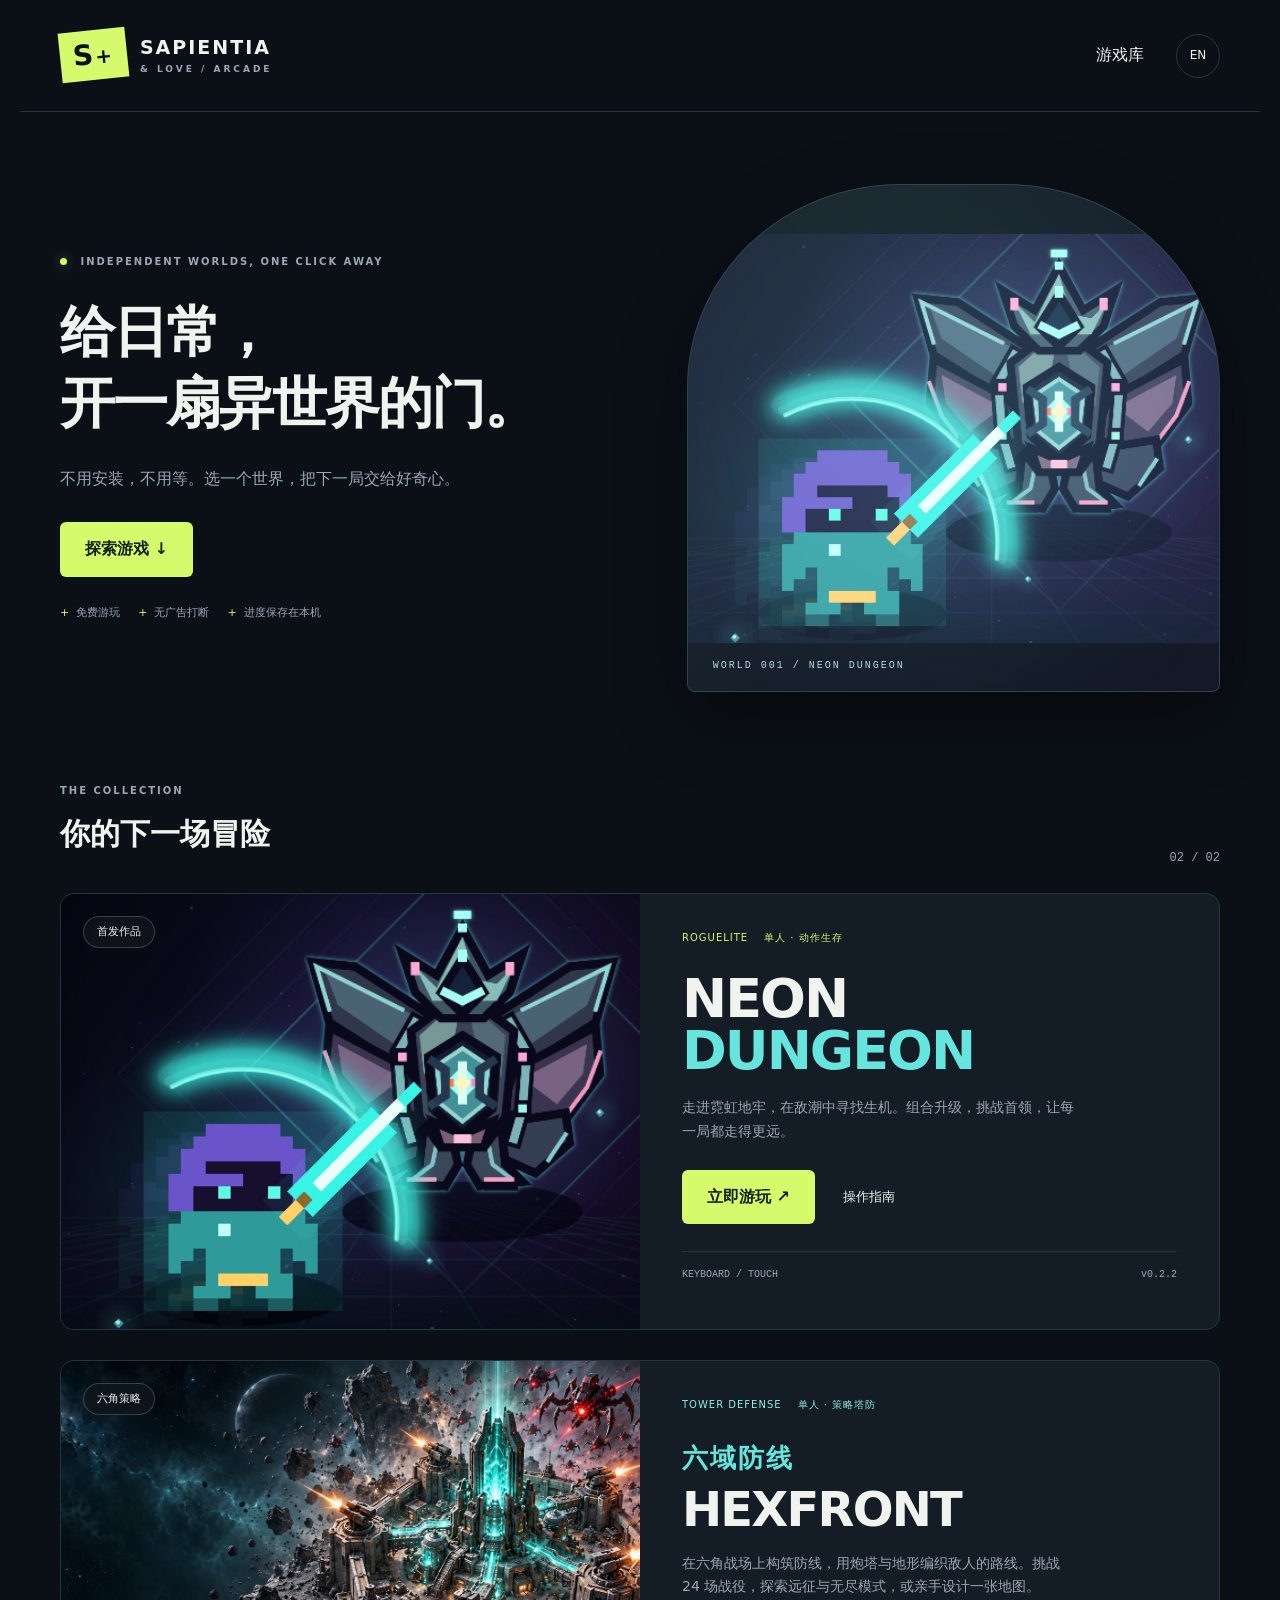
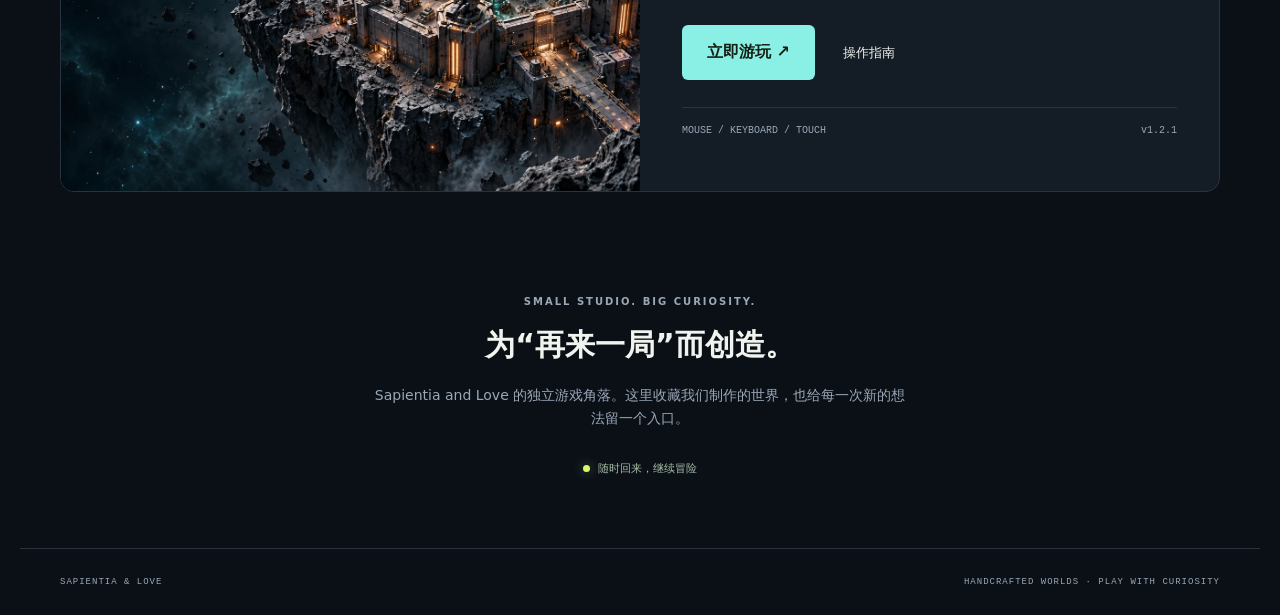
<file: index.html>
<!doctype html>
<html lang="zh-CN">
<head>
  <meta charset="utf-8">
  <meta name="viewport" content="width=device-width,initial-scale=1,viewport-fit=cover">
  <meta name="theme-color" content="#0b1017">
  <meta name="description" content="Sapientia and Love 的独立游戏角落。即刻游玩 NEON DUNGEON 与六域防线 HEXFRONT。">
  <title>Sapientia Arcade · 即刻开玩</title>
  <link rel="stylesheet" href="./style.ebfaea078729.css">
  <script src="./assets/catalog.3388f9cbc9e1.js" defer></script>
  <script src="./app.0c3b54d882cc.js" defer></script>
</head>
<body>
<a class="skip-link" href="#library" data-i="skip">跳到游戏库</a>
<header>
  <a class="brand" href="#library" data-library-link><span class="mark">S<span>+</span></span><span>SAPIENTIA<span class="subbrand">& LOVE / ARCADE</span></span></a>
  <nav aria-label="主导航"><a href="#library" data-library-link data-i="games">游戏库</a><button id="lang" type="button" aria-label="Switch to English">EN</button></nav>
</header>
<main id="home">
  <section class="hero">
    <div class="hero-copy">
      <div class="eyebrow"><span class="dot"></span> INDEPENDENT WORLDS, ONE CLICK AWAY</div>
      <h1 data-i="headline">给日常，<br>开一扇异世界的门。</h1>
      <p class="intro" data-i="intro">不用安装，不用等。选一个世界，把下一局交给好奇心。</p>
      <a class="primary" href="#library" data-i="explore">探索游戏 ↓</a>
      <div class="small-features"><span data-i="free">免费游玩</span><span data-i="noads">无广告打断</span><span data-i="local">进度保存在本机</span></div>
    </div>
    <div class="hero-art"><div class="orb"></div><img src="./assets/neon.jpg" alt="NEON DUNGEON" width="512" height="384" fetchpriority="high"><span class="art-label">WORLD 001 / NEON DUNGEON</span><span class="art-corner" aria-hidden="true">✦</span></div>
  </section>
  <section id="library" tabindex="-1" aria-labelledby="collectionTitle">
    <div class="section-head"><div><span class="eyebrow">THE COLLECTION</span><h2 id="collectionTitle" data-i="collection">你的下一场冒险</h2></div><span class="count" id="gameCount">02 / 02</span></div>
    <div class="game-list">
      <article class="game-card" data-game="neon-dungeon" aria-labelledby="neonTitle">
        <div class="game-cover"><img src="./assets/neon.jpg" alt="NEON DUNGEON" loading="lazy" width="512" height="384"><span class="badge" data-game-copy="badge">首发作品</span></div>
        <div class="game-info">
          <div class="tags"><span>ROGUELITE</span><span data-game-copy="category">单人 · 动作生存</span></div>
          <h3 id="neonTitle">NEON<br><span>DUNGEON</span></h3>
          <p data-game-copy="description">走进霓虹地牢，在敌潮中寻找生机。组合升级，挑战首领，让每一局都走得更远。</p>
          <div class="play-row"><button class="primary" id="play" type="button" data-play="neon-dungeon" data-i="play">立即游玩 ↗</button><button class="text-btn" id="help" type="button" data-help="neon-dungeon" data-i="controls">操作指南</button></div>
          <div class="game-meta"><span>KEYBOARD / TOUCH</span><span data-version>v0.2.2</span></div>
        </div>
      </article>
      <article class="game-card hexfront-card" data-game="hexfront" aria-labelledby="hexfrontTitle">
        <div class="game-cover"><img src="./assets/hexfront.webp" alt="HEXFRONT" loading="lazy" width="1672" height="941"><span class="badge" data-game-copy="badge">六角策略</span></div>
        <div class="game-info">
          <div class="tags"><span>TOWER DEFENSE</span><span data-game-copy="category">单人 · 策略塔防</span></div>
          <h3 id="hexfrontTitle"><span class="game-title-zh" data-i="hexfrontName">六域防线</span>HEXFRONT</h3>
          <p data-game-copy="description">在六角战场上构筑防线，用炮塔与地形编织敌人的路线。挑战 24 场战役，探索远征与无尽模式，或亲手设计一张地图。</p>
          <div class="play-row"><button class="primary" type="button" data-play="hexfront" data-i="play">立即游玩 ↗</button><button class="text-btn" type="button" data-help="hexfront" data-i="controls">操作指南</button></div>
          <div class="game-meta"><span>MOUSE / KEYBOARD / TOUCH</span><span data-version>v1.2.1</span></div>
        </div>
      </article>
    </div>
  </section>
  <section class="studio"><span class="eyebrow">SMALL STUDIO. BIG CURIOSITY.</span><h2 data-i="studio">为“再来一局”而创造。</h2><p data-i="studioDesc">Sapientia and Love 的独立游戏角落。这里收藏我们制作的世界，也给每一次新的想法留一个入口。</p><div class="cache-row"><span class="dot"></span><span id="cacheStatus" role="status">首次打开后，为下次冒险保存资源</span></div></section>
</main>
<section id="player" hidden aria-labelledby="playerTitle">
  <div class="player-bar"><button id="back" type="button" data-i="back">← 返回游戏库</button><strong id="playerTitle">NEON DUNGEON</strong><div class="player-actions"><button id="full" type="button" data-i="full">全屏 ↗</button></div></div>
  <div id="gameMount"></div>
  <p class="player-hint" id="playerHint"></p>
</section>
<footer><span>SAPIENTIA & LOVE</span><span>HANDCRAFTED WORLDS · PLAY WITH CURIOSITY</span></footer>
<dialog id="helpDialog" aria-labelledby="helpTitle" aria-describedby="helpGame">
  <button class="close" id="closeHelp" type="button" aria-label="关闭">×</button>
  <span class="eyebrow" id="helpGame">HOW TO PLAY</span>
  <h2 id="helpTitle" data-i="controls">操作指南</h2>
  <ul id="instructions"></ul>
  <button class="primary" id="helpPlay" type="button" data-i="play">立即游玩 ↗</button>
</dialog>
<div id="updateBanner" hidden role="status"><span data-i="update">新版已准备好，回到游戏库后即可更新。</span><button id="update" type="button" data-i="updateBtn">更新</button></div>
</body>
</html>
</file>
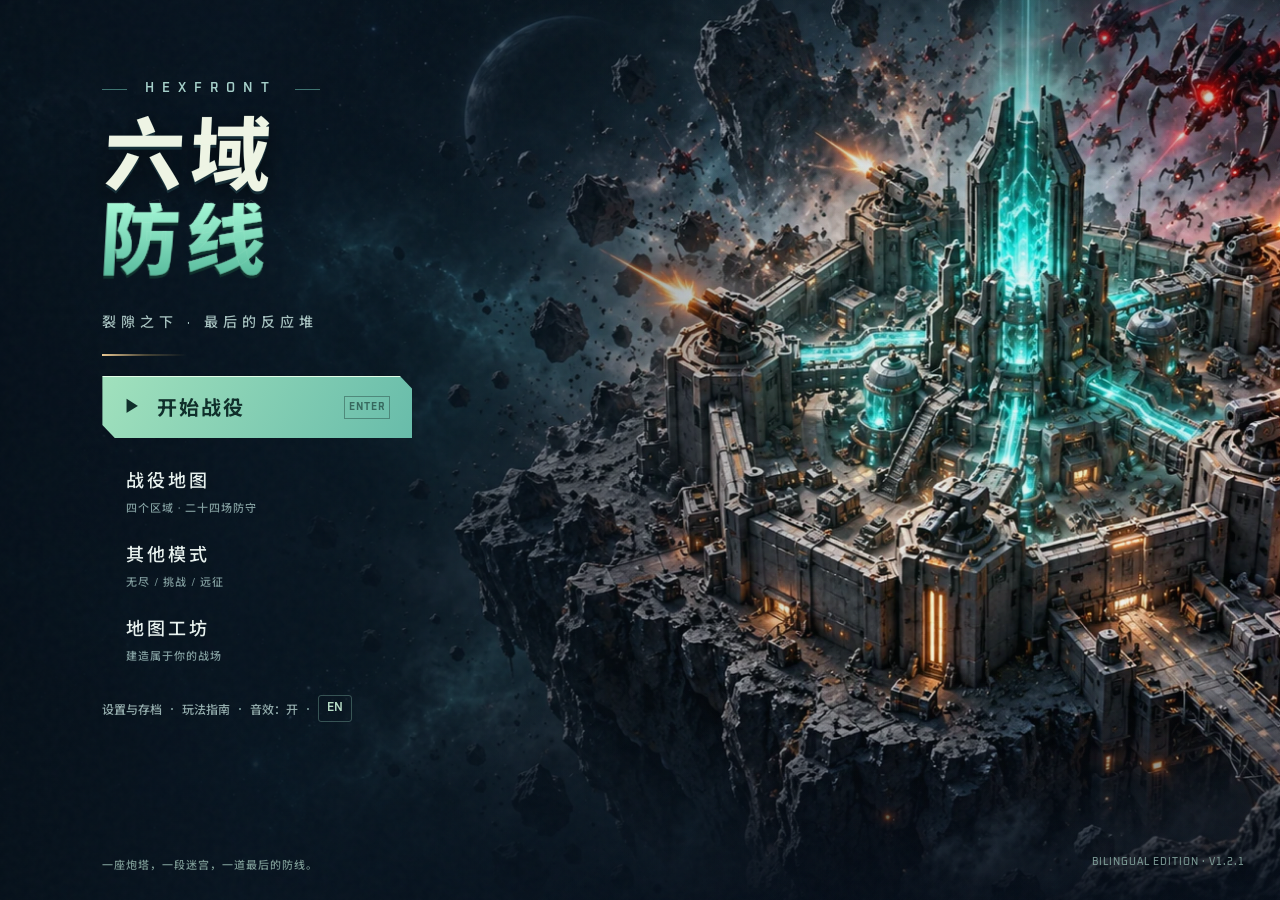
<file: games/hexfront/index.html>
<!doctype html>
<html lang="zh-CN"><head><meta charset="utf-8"><meta name="viewport" content="width=device-width,initial-scale=1,viewport-fit=cover"><meta name="theme-color" content="#101a20"><meta name="description" content="六域防线：建造炮塔与迷宫，在六边形设施中守护核心。24关战役、升级分支、空间门、无尽防守与地图工坊。"><title>六域防线 · HEXFRONT</title><link rel="icon" href="data:image/svg+xml,%3Csvg xmlns='http://www.w3.org/2000/svg' viewBox='0 0 32 32'%3E%3Cpath fill='%23101a20' d='M0 0h32v32H0z'/%3E%3Cpath fill='none' stroke='%2376e6c5' stroke-width='2' d='M16 3 28 10v13L16 30 4 23V10Z'/%3E%3Cpath fill='%2376e6c5' d='M13 9h6v6h5v5h-5v5h-6v-5H8v-5h5Z'/%3E%3C/svg%3E"><link rel="preload" as="image" href="./assets/513c49c419cc6932/art/title.webp"><link rel="stylesheet" href="./assets/513c49c419cc6932/style.css"></head>
<body class="at-home">
<section id="titleScreen" class="title-screen" aria-label="六域防线主菜单">
 <div class="title-art"></div><div class="title-vignette"></div><div class="title-grain"></div><div class="title-orb"></div>
 <div class="title-content"><div class="title-kicker"><span></span> HEXFRONT <span></span></div><h1 class="game-title">六域<span>防线</span></h1><p class="title-chapter">裂隙之下 · 最后的反应堆</p><div class="title-divider"></div>
 <nav class="title-menu"><button id="homeContinue" class="menu-primary"><span class="menu-play">▶</span><span id="homeContinueText">开始战役</span><span class="menu-key">ENTER</span></button><button id="homeCampaign" class="menu-item"><span>战役地图</span><small>四个区域 · 二十四场防守</small></button><button id="homeModes" class="menu-item"><span>其他模式</span><small>无尽 / 挑战 / 远征</small></button><button id="homeEditor" class="menu-item"><span>地图工坊</span><small>建造属于你的战场</small></button></nav>
 <div class="title-options"><button id="homeSettings">设置与存档</button><i></i><button id="homeHelp">玩法指南</button><i></i><button id="homeSound">音效：开</button><i></i><button id="homeLanguage" data-no-i18n aria-label="Switch to English">EN</button></div></div>
 <div class="title-bottom"><span>一座炮塔，一段迷宫，一道最后的防线。</span><span>BILINGUAL EDITION · V1.2.1</span></div>
</section>
<div id="gameScreen" class="game-screen" inert>
 <header class="topbar"><button class="brand" id="brand" aria-label="返回主菜单" title="返回主菜单"><span class="brand-mark">⬡<b>H</b></span></button><div class="mission-heading"><div class="eyebrow" id="sectorLabel">旧设施</div><div class="mission-title-row"><span id="missionNumber">01</span><h1 id="missionTitle">初次接触</h1></div></div>
 <nav class="main-nav"><button class="nav-btn" id="campaignBtn">选关 <span id="campaignCount">00 / 24</span></button><button class="nav-btn" id="modesBtn">模式</button><button class="nav-btn" id="editorBtn">工坊</button></nav>
 <div class="header-right"><span id="saveStatus" class="save-state">连接存档…</span><button class="icon-btn language-button" id="languageBtn" data-no-i18n aria-label="Switch to English">EN</button><button class="icon-btn" id="soundBtn" title="音效" aria-label="切换音效">♫</button><button class="icon-btn" id="helpBtn" title="作战手册" aria-label="作战手册">?</button><button class="icon-btn" id="fullscreenBtn" title="全屏" aria-label="切换全屏">⛶</button><button class="icon-btn" id="settingsBtn" title="设置" aria-label="设置">⚙</button></div></header>
 <main class="game-shell"><section class="battle-column">
 <div class="battle-header"><div class="resource health"><span class="resource-icon">♥</span><div><small>核心</small><strong><span id="healthValue">20</span><em>/20</em></strong></div><div class="core-bars" id="coreBars"></div></div><div class="resource money"><span class="resource-icon">⬡</span><div><small>资金</small><strong id="goldValue">220</strong></div></div><div class="resource wave"><span class="resource-icon">≋</span><div><small>波次</small><strong><span id="waveValue">0</span><em id="waveTotal">/6</em></strong></div></div><div class="resource energy"><span class="resource-icon">ϟ</span><div><small>能量</small><strong id="energyValue">40</strong></div></div></div>
 <div class="arena" id="arena"><div class="battle-backdrop"></div><canvas id="board" aria-label="六边形塔防战场" tabindex="0"></canvas><div class="arena-shade"></div>
 <div class="arena-top"><div class="phase-group"><span id="phaseBadge" class="phase-badge">准备阶段</span><span id="remainingEnemies" class="remaining-enemies"></span><button class="small-btn" id="intelBtn">敌情</button></div><div class="arena-controls"><button class="small-btn active" id="routeBtn">路线</button><button class="small-btn" id="linkBtn">机关</button><button class="small-btn" id="zoomOutBtn" aria-label="缩小地图">−</button><button class="small-btn" id="zoomInBtn" aria-label="放大地图">＋</button></div></div>
 <div id="bossHud" class="boss-hud" hidden><div class="boss-title"><span>首领来袭</span><strong id="bossName"></strong><em id="bossHp"></em></div><div class="boss-health"><i id="bossFill"></i><b id="bossShield"></b></div></div>
 <div class="wave-announcement" id="waveAnnouncement"><span id="announcementLabel"></span><strong id="announcementTitle"></strong><small id="announcementSub"></small></div>
 <div class="screen-damage" id="screenDamage"></div><div id="boardTip" class="board-tip">选择炮塔，再点击地板部署</div>
 </div>
 <div class="build-dock"><div class="dock-title"><span>构筑防线</span><span id="buildHint">炮塔 / 路障</span><button class="text-btn" id="cancelBuildBtn">取消 <kbd>ESC</kbd></button></div><div id="towerPalette" class="tower-palette"></div></div>
 <div class="command-bar"><div class="playback"><button id="pauseBtn" class="square-btn" aria-label="暂停或继续">Ⅱ</button><div class="speed-control" role="group" aria-label="战斗速度"><button class="active" data-speed="1">1×</button><button data-speed="2">2×</button><button data-speed="3">3×</button></div><button class="icon-btn" id="undoBtn" title="撤销部署" aria-label="撤销部署">↶</button></div><div class="wave-progress"><div id="waveTrack" class="wave-track"></div><span id="waveProgressCaption">等待敌人接近</span></div><button class="pulse-btn" id="pulseBtn"><span>ϟ</span><div>核心脉冲<small id="pulseCost">40 能量</small></div></button><button id="startBtn" class="start-btn"><span class="start-icon">▶</span><span id="startText">开始第 1 波</span><kbd>SPACE</kbd></button></div>
 </section>
 <aside class="mission-panel" id="intelPanel"><div class="section-line"><span>来袭情报</span><button class="panel-close" id="intelClose" aria-label="关闭敌情">×</button></div><div class="mission-tags"><span id="modeTag">标准战役</span><span id="difficultyTag">标准难度</span></div><p id="missionHint" class="mission-hint"></p><span id="intelLabel" class="muted">下一波</span><div id="waveIntel" class="wave-intel"></div><div class="panel-rule"></div><div class="stat-rows"><div><span>已消灭</span><strong id="killStat">0</strong></div><div><span>总伤害</span><strong id="damageStat">0</strong></div><div><span>路线长度</span><strong id="pathStat">—</strong></div></div><div class="mission-bottom"><button class="outline-btn" id="restartBtn">重新部署</button><button class="text-btn" id="retryBtn">重试当前波</button></div></aside>
 <aside class="detail-panel" id="detailPanel"><div class="section-line"><span id="detailHeading">炮塔详情</span><span class="tiny" id="detailIndex">READY</span><button class="panel-close" id="detailClose" aria-label="关闭炮塔详情">×</button></div><div id="detailBody"></div><div class="detail-footer"><span>让敌人多次经过主力炮塔。</span></div></aside>
 </main>
</div>
<div class="toast" id="toast" role="status" aria-live="polite"></div>
<div class="telemetry" aria-hidden="true"><span id="footerMessage"></span></div>
<dialog id="modal"><div class="modal-head"><div><div class="eyebrow" id="modalEyebrow">HEXFRONT</div><h2 id="modalTitle">战役地图</h2></div><button class="icon-btn" id="modalClose" aria-label="关闭">✕</button></div><div id="modalBody"></div></dialog>
<input type="file" id="importInput" accept="application/json,.json" hidden>
<script>globalThis.HEXFRONT_OFFLINE=true;</script>
<script type="module" src="./assets/513c49c419cc6932/app.js"></script>
</body></html>
</file>
<file: style.ebfaea078729.css>
:root{color-scheme:dark;--bg:#0b1017;--panel:#141c26;--text:#f0f3ee;--muted:#99a7b6;--lime:#d5fa6b;--line:#293340}*{box-sizing:border-box}html{scroll-behavior:smooth;scroll-padding-top:40px}body{margin:0;background:var(--bg);color:var(--text);font:16px/1.65 system-ui,-apple-system,'Segoe UI',sans-serif}button,a{-webkit-tap-highlight-color:transparent}button{font:inherit;cursor:pointer}a{color:inherit;text-decoration:none}button:focus-visible,a:focus-visible{outline:3px solid #6eeee5;outline-offset:5px}header,main,footer{max-width:1240px;margin:auto}header{height:112px;display:flex;align-items:center;justify-content:space-between;padding:0 40px;border-bottom:1px solid var(--line)}.brand{display:flex;gap:13px;align-items:center;font-weight:850;letter-spacing:2px;font-size:19px;line-height:1.3}.mark{background:var(--lime);color:var(--bg);padding:7px 13px;font-size:28px;transform:rotate(-6deg)}.mark span{font-size:20px}.subbrand{display:block;font-size:9px;letter-spacing:3px;color:var(--muted);margin-top:4px}nav{display:flex;gap:32px;align-items:center}nav button{background:none;border:1px solid var(--line);border-radius:50%;width:44px;height:44px;color:var(--text);font-size:12px}main{padding:0 40px}.hero{min-height:600px;display:grid;grid-template-columns:1.1fr 1fr;gap:40px;align-items:center;padding:72px 0}.eyebrow{font-size:10px;font-weight:700;letter-spacing:2px;color:var(--muted)}.dot{display:inline-block;width:7px;height:7px;background:var(--lime);border-radius:50%;margin-right:8px;box-shadow:0 0 12px #d5fa6b66}h1{font-size:clamp(35px,4.3vw,58px);line-height:1.3;letter-spacing:-2px;margin:26px 0}p{color:var(--muted)}.intro{font-size:16px;max-width:420px;margin-bottom:30px}.primary{display:inline-flex;align-items:center;justify-content:center;background:var(--lime);color:#152014;border:0;border-radius:6px;padding:14px 25px;font-weight:800;transition:transform .2s,background .2s}.primary:hover{background:#e7ff9f;transform:translateY(-2px)}.small-features{display:flex;flex-wrap:wrap;gap:18px;font-size:11px;color:var(--muted);margin-top:27px}.small-features span:before{content:'+';color:var(--lime);margin-right:7px}.hero-art{position:relative;aspect-ratio:1.05;display:grid;place-items:center;background:linear-gradient(145deg,#1d2b32,#141827);border:1px solid #33434c;overflow:hidden;border-radius:40% 40% 8px 8px;box-shadow:0 25px 70px #0006}.hero-art img{width:95%;mix-blend-mode:screen;image-rendering:auto;transform:scale(1.08)}.orb{position:absolute;width:300px;height:300px;border-radius:50%;background:#50debe;filter:blur(100px);opacity:.15}.art-label{position:absolute;bottom:20px;left:25px;font:10px monospace;letter-spacing:2px;color:#b4d9db}.art-corner{position:absolute;right:22px;top:28px;font-size:38px;color:var(--lime)}.section-head{display:flex;align-items:end;justify-content:space-between;margin:12px 0 28px}h2{font-size:30px;line-height:1.3;margin:12px 0}.count{color:var(--muted);font:12px monospace}.game-card{display:grid;grid-template-columns:1fr 1fr;background:var(--panel);border:1px solid var(--line);border-radius:14px;overflow:hidden}.game-cover{position:relative;min-height:420px;background:#0a0b16;display:grid;place-items:center;overflow:hidden}.game-cover img{width:100%;height:100%;object-fit:cover}.badge{position:absolute;left:22px;top:22px;background:#10161ddb;border:1px solid #ffffff30;border-radius:30px;padding:6px 13px;font-size:11px}.game-info{padding:36px 42px}.tags{display:flex;gap:16px;font-size:10px;letter-spacing:1px;color:var(--lime)}h3{font-size:54px;line-height:.96;letter-spacing:-2px;margin:26px 0 20px;font-weight:900}h3 span{color:#65e5dd}.game-info p{font-size:14px;max-width:400px}.play-row{display:flex;gap:22px;align-items:center;margin:27px 0}.text-btn{color:var(--text);background:none;border:0;font-size:13px}.game-meta{border-top:1px solid var(--line);display:flex;justify-content:space-between;padding-top:17px;font:10px monospace;color:var(--muted)}.studio{text-align:center;padding:95px 15px 70px}.studio p{max-width:540px;margin:20px auto;font-size:14px}.cache-row{font-size:11px;color:#a6bca5;margin-top:30px}footer{border-top:1px solid var(--line);padding:28px 40px;display:flex;justify-content:space-between;gap:20px;font:9px monospace;letter-spacing:1px;color:var(--muted)}[hidden]{display:none!important}#player{padding:20px;max-width:1440px;margin:auto}.player-bar{display:flex;justify-content:space-between;align-items:center;gap:15px;margin-bottom:15px}.player-bar button{border:1px solid var(--line);background:var(--panel);color:var(--text);padding:8px 15px;border-radius:6px;font-size:13px}.player-bar strong{font-size:13px;letter-spacing:2px}#gameMount{height:min(78vh,900px);min-height:420px;background:#05070b;border-radius:10px;overflow:hidden;border:1px solid var(--line)}#gameMount iframe{border:0;width:100%;height:100%;display:block}#gameMount:fullscreen{height:100vh;border:0;border-radius:0}.player-hint{text-align:center;font-size:12px}dialog{background:var(--panel);color:var(--text);border:1px solid var(--line);border-radius:14px;padding:38px;max-width:480px;width:90%}dialog::backdrop{background:#000b}dialog p{font-size:15px}.close{position:absolute;right:14px;top:9px;background:none;color:var(--text);border:0;font-size:27px}#updateBanner{position:fixed;bottom:20px;left:50%;transform:translateX(-50%);background:var(--panel);border:1px solid var(--lime);padding:12px 20px;border-radius:8px;display:flex;gap:18px;align-items:center;box-shadow:0 10px 30px #0008;font-size:13px;z-index:20;max-width:95vw}#updateBanner button{background:var(--lime);border:0;border-radius:4px;padding:8px 12px;white-space:nowrap}#updateBanner button:disabled{opacity:.4}@media(max-width:760px){header{height:88px;padding:0 22px}.brand{font-size:15px}nav{gap:15px}main{padding:0 22px}.hero{grid-template-columns:1fr;gap:32px;padding:44px 0;min-height:0}.hero-art{max-width:470px;width:100%;margin:auto;aspect-ratio:1.35;border-radius:40% 40% 8px 8px}.hero-copy h1{font-size:40px}.eyebrow{font-size:9px}.game-card{grid-template-columns:1fr}.game-cover{min-height:0;aspect-ratio:4/3}.game-info{padding:28px}.game-info h3{font-size:47px}.studio{padding:65px 0 45px}footer{padding:25px 22px;flex-direction:column;gap:7px}#player{padding:10px}.player-bar strong{display:none}.player-bar button{font-size:12px}#gameMount{height:76vh;min-height:400px}.section-head h2{font-size:25px}}
@media(prefers-reduced-motion:reduce){html{scroll-behavior:auto}*{transition:none!important}}

/* Collection and accessible player chrome. */
.hero-art img{height:auto}
.skip-link{position:fixed;top:12px;left:12px;z-index:100;background:var(--lime);color:#152014;padding:10px 18px;border-radius:6px;transform:translateY(-160%);font-weight:750}.skip-link:focus{transform:translateY(0)}
.game-list{display:grid;gap:30px}.game-cover img{display:block}.hexfront-card{--lime:#8aefe4}.hexfront-card .game-cover img{object-position:68% center}.hexfront-card .game-cover{background:#081c23}.game-title-zh{display:block;font-size:26px;line-height:1.5;letter-spacing:2px;margin-bottom:8px}.hexfront-card h3{font-size:48px;letter-spacing:-1.8px}.hexfront-card .tags{flex-wrap:wrap;gap:5px 16px}.player-actions{display:flex;gap:10px}.player-bar button{min-height:44px}.player-bar button:disabled{opacity:.6;cursor:wait}#playerTitle{max-width:40%;text-align:center}#instructions{color:var(--muted);padding-left:22px;font-size:14px}#instructions li+li{margin-top:12px}dialog{max-height:85dvh;overflow:auto}#library:focus{outline:none}.text-btn{min-height:44px}#gameMount{height:min(80dvh,960px)}
@media(min-width:1100px){.hexfront-card .game-cover{min-height:430px}}
@media(max-width:760px){.game-list{gap:24px}.hexfront-card h3{font-size:43px}.hexfront-card .game-cover{aspect-ratio:16/10}.player-bar{flex-wrap:wrap;gap:8px}.player-bar strong{display:block;order:-1;flex-basis:100%;max-width:100%;font-size:12px;text-align:left}.player-actions{gap:6px}.player-bar button{padding:8px 10px}.game-title-zh{font-size:23px}.game-info{min-width:0}.game-meta{gap:12px;font-size:9px}#gameMount{height:78dvh;min-height:360px}.player-hint{font-size:11px}.play-row{gap:18px}}
@media(max-width:380px){.game-info{padding:22px}.game-info h3,.hexfront-card h3{font-size:39px}.play-row{gap:10px}.play-row .primary{padding:12px 18px}.game-title-zh{font-size:21px}.tags{flex-wrap:wrap;gap:5px 12px}nav{gap:10px}}
</file>
<file: games/hexfront/assets/513c49c419cc6932/style.css>
:root{color-scheme:dark;--bg:#060e18;--panel:#122130;--panel-2:#192e3c;--line:#46617066;--text:#e7f1ee;--muted:#91a9b6;--mint:#82efc7;--orange:#f5bb74;--red:#fb786e;--gold:#e8c98d;font-family:Inter,'Segoe UI','Microsoft YaHei','PingFang SC',sans-serif;font-size:16px}*{box-sizing:border-box}body{margin:0;background:#060c13;color:var(--text);height:100dvh;min-width:340px;overflow:hidden}button,input,select{font:inherit}button{cursor:pointer;color:inherit;border:0;background:none;touch-action:manipulation;transition:filter .17s,background .17s,transform .17s,border-color .17s}button:disabled{cursor:not-allowed;opacity:.38}button:focus-visible,input:focus-visible,select:focus-visible,canvas:focus-visible{outline:2px solid var(--mint);outline-offset:3px}button:hover:not(:disabled){filter:brightness(1.16)}button:active:not(:disabled){transform:translateY(2px)}input,select{background:#091723;color:var(--text);border:1px solid #456373;border-radius:6px;padding:10px 12px;min-width:0}a{color:var(--mint)}[hidden]{display:none!important}.telemetry{display:none}.title-screen{position:fixed;inset:0;z-index:60;overflow:hidden;opacity:0;visibility:hidden;pointer-events:none;transition:opacity .55s,visibility .55s;background:#06121e}.at-home .title-screen{opacity:1;visibility:visible;pointer-events:auto}.title-art,.title-vignette,.title-grain{position:absolute;inset:0;pointer-events:none}.title-art{background:url('./art/title.webp') center center/cover;animation:breathing-space 32s ease-in-out infinite alternate;transform:scale(1.025)}.title-vignette{background:linear-gradient(90deg,#05101af5 0%,#071420e8 18%,#0816228c 39%,#08162208 66%),linear-gradient(0deg,#050d18f2,transparent 26%,transparent 75%,#07142155)}.title-grain{opacity:.07;background-image:url("data:image/svg+xml,%3Csvg viewBox='0 0 180 180' xmlns='http://www.w3.org/2000/svg'%3E%3Cfilter id='n'%3E%3CfeTurbulence type='fractalNoise' baseFrequency='.65' numOctaves='3' stitchTiles='stitch'/%3E%3C/filter%3E%3Crect width='100%25' height='100%25' opacity='.4' filter='url(%23n)'/%3E%3C/svg%3E")}.title-orb{position:absolute;width:440px;height:440px;right:7%;top:17%;border-radius:50%;background:#49d4c00c;box-shadow:0 0 160px 70px #54d6bb0a;animation:breathing-glow 5s infinite alternate;pointer-events:none}.title-content{position:relative;margin:clamp(64px,12vh,145px) 0 0 clamp(40px,8vw,155px);width:min(430px,40vw)}.title-kicker{display:flex;align-items:center;gap:18px;color:#a5cfc9;font-size:13px;letter-spacing:8px;margin-bottom:22px;font-weight:600}.title-kicker>span{height:1px;background:#75d2c080;width:25px}.game-title{font-size:clamp(62px,7.2vw,110px);line-height:1.05;letter-spacing:7px;font-weight:900;margin:0;text-shadow:0 3px 0 #162e37,0 6px 25px #0009;color:#eef4e4}.game-title span{display:block;background:linear-gradient(#a4f7d6,#4eb395);background-clip:text;color:transparent;text-shadow:none;filter:drop-shadow(0 3px 0 #10342e)}.title-chapter{color:#a6c1bf;font-size:14px;letter-spacing:5px;margin:24px 0 0}.title-divider{width:85px;height:2px;background:linear-gradient(90deg,#e8c792,#d1ad6955,transparent);margin:27px 0 23px}.title-menu{display:flex;flex-direction:column;align-items:flex-start;gap:6px}.menu-primary{background:linear-gradient(120deg,#a1e1bd,#68bcaa);color:#102f2b;width:310px;padding:16px 22px;display:flex;align-items:center;gap:14px;font-size:20px;font-weight:700;letter-spacing:3px;clip-path:polygon(0 0,96% 0,100% 21%,100% 100%,4% 100%,0 79%);box-shadow:inset 0 1px #e2ffe7;margin-bottom:13px}.menu-primary:hover{background:linear-gradient(120deg,#bbf4cf,#8bd8be);filter:drop-shadow(0 0 20px #7de9bc30)!important;transform:translateX(6px)}.menu-play{font-size:16px}.menu-key{font-size:10px;letter-spacing:1px;margin-left:auto;opacity:.6;border:1px solid #37635a;padding:4px}.menu-item{display:flex;flex-direction:column;align-items:flex-start;padding:12px 22px 10px;border-left:2px solid transparent;min-width:290px;text-align:left}.menu-item>span{font-size:18px;font-weight:500;letter-spacing:3px}.menu-item small{font-size:11px;letter-spacing:1px;color:#819d9e;margin-top:5px}.menu-item:hover{border-left-color:#83dbbc;background:linear-gradient(90deg,#7de0bb12,transparent);transform:translateX(4px)}.title-options{display:flex;align-items:center;gap:14px;margin-top:25px;white-space:nowrap}.title-options button{font-size:12px;color:#94adad;padding:0}.title-options i{width:2px;height:2px;background:#678384}.title-bottom{position:absolute;left:clamp(40px,8vw,155px);right:35px;bottom:27px;display:flex;justify-content:space-between;font-size:11px;color:#799792;letter-spacing:1px}.title-bottom>span:last-child{font-size:10px}.game-screen{height:100dvh;position:relative;transition:opacity .4s}.at-home .game-screen{opacity:0;pointer-events:none}.topbar{position:absolute;top:0;left:0;right:0;height:88px;z-index:15;display:flex;align-items:center;padding:0 24px;gap:16px;background:linear-gradient(#06111bf5,#071623ad,transparent);pointer-events:none}.topbar button,.topbar nav,.header-right{pointer-events:auto}.brand{padding:0;display:flex;align-items:center;gap:10px}.brand-mark{position:relative;font-size:42px;width:41px;line-height:1;color:#83cfb8}.brand-mark b{position:absolute;left:12px;top:13px;font-size:17px}.mission-heading{min-width:170px}.eyebrow{font-size:10px;letter-spacing:2px;color:#82a5ad}.mission-title-row{display:flex;gap:11px;align-items:center;margin-top:7px}.mission-title-row>span{font-size:13px;color:#dabd83;border-right:1px solid #68878366;padding-right:10px}.mission-title-row h1{font-size:18px;letter-spacing:2px;margin:0;font-weight:600;white-space:nowrap}.main-nav{display:flex;gap:5px;margin-left:auto}.nav-btn{padding:9px 10px;font-size:12px;color:#a7bfbd;background:#10232a77;border:1px solid #47656a55;border-radius:4px}.nav-btn span{display:none}.header-right{display:flex;align-items:center;gap:7px}.icon-btn{width:34px;height:34px;display:inline-grid;place-items:center;border:1px solid #4b667366;border-radius:5px;color:#afc4c6;background:#0f2331c0;font-size:17px}.save-state{font-size:10px;color:#6f9592;margin-right:4px}.save-state.error{color:var(--orange)}.game-shell,.battle-column,.arena{position:absolute;inset:0}.arena{overflow:hidden;background:#071420}.battle-backdrop{position:absolute;inset:-30px;background:linear-gradient(#07172466,#051522b8),url('./art/title.webp') 65% 50%/cover;filter:blur(6px) saturate(.45);opacity:.63;pointer-events:none}.arena:before{content:'';position:absolute;inset:0;background:radial-gradient(ellipse at 50% 45%,transparent 30%,#03101ac9 100%);z-index:1;pointer-events:none}.arena canvas{display:block;width:100%;height:100%;position:absolute;inset:0;touch-action:none;z-index:2}.arena-shade{position:absolute;inset:0;background:linear-gradient(0deg,#030b14f2,transparent 25%,transparent 83%,#040c1766);pointer-events:none;z-index:3}.battle-header{position:absolute;left:50%;top:19px;transform:translateX(-50%);display:flex;align-items:center;gap:0;z-index:18;filter:drop-shadow(0 5px 12px #0007);background:linear-gradient(#1b3040ee,#101e2fee);border:1px solid #4a69717a;border-radius:9px;padding:11px 8px}.resource{display:flex;align-items:center;gap:8px;padding:0 18px;border-right:1px solid #49607050;min-width:85px}.resource:last-child{border:0}.resource-icon{font-size:25px;filter:drop-shadow(0 0 8px currentColor);color:#8fd5a8}.health .resource-icon{font-size:21px;color:#ed9289}.money .resource-icon{color:#efcd79}.wave .resource-icon{color:#95c9e9}.energy .resource-icon{color:#a6b9fb}.resource small{display:block;color:#9bafb9;font-size:10px;margin-bottom:4px}.resource strong{font-size:23px;font-weight:650;line-height:1;font-variant-numeric:tabular-nums;text-shadow:0 2px #0005}.resource em{font-size:12px;font-weight:400;color:#819ba7;font-style:normal;margin-left:4px}.core-bars{display:none}.arena-top{position:absolute;top:97px;left:25px;right:25px;display:flex;align-items:center;justify-content:space-between;pointer-events:none;z-index:7}.arena-top button{pointer-events:auto}.phase-group{display:flex;align-items:center;gap:10px}.phase-badge{font-size:12px;color:#a5d7bd;letter-spacing:1px;text-shadow:0 2px #0009}.phase-badge:before{content:'◆';color:#75c49f;font-size:8px;margin-right:8px}.phase-badge.fight{color:var(--orange)}.phase-badge.fight:before{color:var(--orange);animation:blink 1.6s infinite}.remaining-enemies{color:#8caaae;font-size:11px}.arena-controls{display:flex;gap:4px}.small-btn{font-size:12px;padding:7px 10px;border:1px solid #39566577;border-radius:4px;color:#91acb5;background:#0a1c2acc}.small-btn.active{color:#b3e5c9;background:#254337aa;border-color:#71b39766}.board-tip{position:absolute;bottom:218px;left:50%;transform:translateX(-50%);font-size:12px;letter-spacing:.5px;color:#b3cdc4;padding:7px 15px;background:#09202ac4;border:1px solid #678b8440;border-radius:20px;white-space:nowrap;pointer-events:none;z-index:5;box-shadow:0 3px 20px #0003}.toast{position:absolute;left:50%;top:150px;transform:translate(-50%,-10px);opacity:0;transition:.2s;color:#f6edcb;background:linear-gradient(#354344eb,#202f36ed);border:1px solid #a5ac7780;border-radius:6px;box-shadow:0 8px 35px #0007;padding:12px 22px;max-width:85%;font-size:14px;z-index:25;pointer-events:none;text-align:center}.toast.show{opacity:1;transform:translate(-50%,0)}.build-dock{position:absolute;bottom:82px;left:50%;transform:translateX(-50%);z-index:12;max-width:calc(100vw - 48px);width:max-content;border:1px solid #526c7066;border-radius:12px;padding:9px 12px 11px;background:linear-gradient(180deg,#18313eeb,#101e2af5);box-shadow:0 12px 40px #0009,inset 0 1px #82949b23;backdrop-filter:blur(14px)}.dock-title{display:flex;align-items:center;gap:12px;font-size:10px;color:#aac5c7;letter-spacing:1px;margin:0 2px 7px}.dock-title>span:nth-child(2){font-size:9px;color:#6d909d}.text-btn{font-size:12px;color:#9bb6bc;padding:7px}.dock-title .text-btn{margin-left:auto;padding:0;font-size:10px;letter-spacing:0}kbd{font:9px monospace;padding:2px 4px;border:1px solid #729b9366;border-radius:3px;color:inherit;margin-left:5px;opacity:.7}.tower-palette{display:flex;gap:7px;overflow-x:auto;scrollbar-width:thin;scrollbar-color:#50766d #0d1c25;padding:4px 1px 2px}.tower-card{position:relative;flex:0 0 73px;min-height:92px;display:flex;flex-direction:column;align-items:center;justify-content:flex-end;background:linear-gradient(#30444a,#172b37 70%,#10222e);border:1px solid #52697380;border-bottom:3px solid #061720;border-radius:7px;padding:6px 3px 7px;box-shadow:inset 0 1px #8cb9c12b,0 3px 4px #0006;isolation:isolate}.tower-card:before{content:'';position:absolute;inset:0;border-radius:6px;background:radial-gradient(circle at 50% 35%,var(--unit-color,#8edcbf),transparent 65%);opacity:.1;z-index:-1}.tower-card:hover:not(:disabled){transform:translateY(-4px);border-color:#a6d8bc;box-shadow:0 0 16px #7ce7bd25}.tower-card.selected{border-color:#efce85;background:linear-gradient(#535640,#304333 65%,#253830);box-shadow:0 0 18px #eace8433,inset 0 -2px #dfbd74;transform:translateY(-3px)}.tower-card.selected:after{content:'';position:absolute;top:-5px;width:8px;height:8px;background:#f5df99;transform:rotate(45deg);box-shadow:0 0 9px #efcb75}.tower-card.locked{filter:grayscale(1);opacity:.24}.tower-card.unaffordable:not(.locked){filter:saturate(.4);opacity:.56}.tower-card .tower-glyph{height:47px;width:58px;display:grid;place-items:center;font-size:28px;margin:0 0 3px}.tower-card .tower-name{font-size:12px;white-space:nowrap;font-weight:500;text-shadow:0 1px #0009}.tower-card .tower-cost{display:flex;align-items:center;gap:3px;font-size:11px;font-weight:650;color:#f1d18e;margin-top:4px}.tower-cost:before{content:'⬡';font-size:9px;color:#cc9f58}.hotkey{position:absolute;left:5px;top:4px;font-size:9px;color:#8caaa8}.sprite{display:inline-block;background-image:url('./art/towers.webp');background-repeat:no-repeat;background-size:400% 300%;background-position:var(--sx,0%) var(--sy,0%);width:100%;height:100%;filter:drop-shadow(0 3px 3px #0007);transform:scale(1.16)}.tower-card.selected .sprite{filter:drop-shadow(0 0 7px #c7e9b740)}.command-bar{position:absolute;left:24px;right:24px;bottom:18px;display:flex;align-items:center;gap:16px;z-index:13;min-height:50px}.playback{display:flex;align-items:center;gap:7px;padding:5px;background:#112b36bd;border:1px solid #4b6a7155;border-radius:7px;backdrop-filter:blur(8px)}.square-btn{width:35px;height:35px;display:grid;place-items:center;font-size:17px;background:linear-gradient(#294554,#152a38);border:1px solid #53758188;border-radius:4px}.speed-control{display:flex;gap:2px}.speed-control button{font-size:12px;color:#91acb9;padding:8px 9px;border-radius:3px}.speed-control button.active{color:#b9e9cb;background:#44645366}.playback .icon-btn{width:31px;height:31px;border:0;background:transparent}.wave-progress{min-width:100px;max-width:280px;flex:1;margin:0 auto;padding:0 20px}.wave-track{display:flex;gap:4px;align-items:center}.wave-track span{height:4px;flex:1;background:#35536190;border-radius:1px}.wave-track span.done{background:#6bc19d;box-shadow:0 0 4px #7eebbc44}.wave-track span.current{background:#e7bd78;box-shadow:0 0 4px #f3cb8599;animation:blink 1.5s infinite}.wave-progress>span{display:block;text-align:center;color:#7f9d9d;font-size:10px;margin-top:7px}.pulse-btn{display:flex;align-items:center;gap:10px;padding:7px 14px;background:linear-gradient(#203844dc,#0c2030f2);border:1px solid #6788a366;border-bottom:3px solid #06141c;border-radius:7px;color:#c6d9f7;text-align:left;font-size:13px;box-shadow:0 3px 12px #0004}.pulse-btn>span{font-size:29px;color:#b3bff2;filter:drop-shadow(0 0 7px #98a4dd88)}.pulse-btn small{display:block;font-size:10px;margin-top:3px;color:#90a4c9}.pulse-btn.active{border-color:#cad3ff;box-shadow:0 0 20px #aebfff33}.start-btn{display:flex;align-items:center;justify-content:center;gap:11px;min-width:213px;padding:15px 21px;font-size:15px;font-weight:750;letter-spacing:1px;color:#18362c;background:linear-gradient(#b0e5bc,#7ebc9a);border:1px solid #daf3c4;border-bottom:3px solid #315e43;border-radius:6px;box-shadow:inset 0 1px #ffffddaa,0 0 30px #73bf8d19,0 5px 14px #0007;text-shadow:0 1px #d1efc277}.start-btn:hover{background:linear-gradient(#d1f7c8,#95d2ad);transform:translateY(-2px)}.start-icon{font-size:13px}.start-btn kbd{color:#214d3c;border-color:#436c49;font-size:9px}.boss-hud{position:absolute;top:99px;left:50%;transform:translateX(-50%);width:min(430px,42vw);z-index:8;filter:drop-shadow(0 3px 8px #000)}.boss-title{display:flex;align-items:center;gap:10px;padding:0 5px 7px}.boss-title>span{font-size:9px;color:#de8778;letter-spacing:2px}.boss-title strong{font-size:13px;letter-spacing:2px;color:#f4ccaf;font-weight:600}.boss-title em{margin-left:auto;font-size:10px;font-style:normal;color:#d2aba0}.boss-health{position:relative;height:9px;background:#190f18;border:1px solid #8e5c5788;border-radius:2px;overflow:hidden}.boss-health i{display:block;height:100%;width:100%;background:linear-gradient(90deg,#ab4844,#f1966c);transition:width .15s;box-shadow:0 0 10px #e38465}.boss-health b{position:absolute;inset:0 auto 0 0;width:0;background:#9ecbec99;transition:width .15s}.wave-announcement{position:absolute;left:50%;top:35%;transform:translate(-50%,-50%) scale(.92);opacity:0;z-index:20;pointer-events:none;text-align:center;min-width:400px;padding:28px 40px;background:linear-gradient(90deg,transparent,#081720a8 20%,#081720a8 80%,transparent);transition:opacity .35s,transform .45s}.wave-announcement.show{opacity:1;transform:translate(-50%,-50%) scale(1)}.wave-announcement>span{display:block;color:#b1ddc7;font-size:12px;letter-spacing:6px}.wave-announcement strong{display:block;color:#f0f1d4;font-size:39px;letter-spacing:8px;font-weight:750;text-shadow:0 3px 0 #182a29,0 0 20px #a5dfc333;margin:10px 0}.wave-announcement small{font-size:13px;color:#c8c49e;letter-spacing:2px}.screen-damage{position:absolute;inset:0;box-shadow:inset 0 0 180px #c9353499;opacity:0;pointer-events:none;z-index:9}.screen-damage.flash{animation:damage-flash .55s ease-out}.mission-panel,.detail-panel{position:absolute;z-index:16;width:260px;background:linear-gradient(150deg,#203b49ed,#0b1d2bec);backdrop-filter:blur(16px);border:1px solid #738a7d77;border-top:2px solid #99bbaa88;border-bottom:3px solid #05121b;border-radius:9px;box-shadow:0 14px 40px #0008;padding:17px;max-height:calc(100dvh - 290px);overflow:auto;scrollbar-width:thin;scrollbar-color:#537873 #122632}.mission-panel{top:140px;left:24px;display:none}.mission-panel.open{display:block;animation:panel-in .2s}.detail-panel{top:142px;right:23px;opacity:0;visibility:hidden;transform:translateX(15px);transition:.2s;pointer-events:none;width:253px}.detail-panel.open{opacity:1;visibility:visible;transform:translateX(0);pointer-events:auto}.section-line{display:flex;align-items:center;gap:8px;font-size:12px;color:#c1d9d0;letter-spacing:1px;border-bottom:1px solid #50716e55;padding-bottom:11px;margin-bottom:13px}.section-line .tiny{margin-left:auto;font-size:9px;color:#71978d;letter-spacing:1px}.panel-close{font-size:20px;color:#8cafb1;margin-left:auto;padding:0 2px}.mission-tags{display:flex;gap:7px;font-size:10px;color:#a4bdbd}.mission-tags span{padding:4px 6px;border:1px solid #52726d66;border-radius:3px}.mission-hint{font-size:13px;line-height:1.8;color:#9fbab8;margin:15px 0}.muted{color:var(--muted);font-size:12px}.wave-intel{display:flex;flex-direction:column;gap:9px;margin:15px 0}.enemy-row{display:flex;align-items:center;gap:10px;font-size:12px}.enemy-symbol{font-size:18px}.enemy-count{margin-left:auto;color:#e6cf9d}.panel-rule{height:1px;background:#41606566;margin:18px 0}.stat-rows>div{display:flex;justify-content:space-between;font-size:12px;color:#8dacb1;margin:10px 0}.stat-rows strong{color:#d4dfcd;font-weight:500}.mission-bottom{display:flex;flex-direction:column;gap:3px;margin-top:18px}.outline-btn{border:1px solid #617d7b80;border-radius:4px;font-size:13px;padding:10px;background:#1e393944}.detail-hero{position:relative;height:113px;display:flex;align-items:center;justify-content:center;margin:-5px 0 6px;background:radial-gradient(ellipse,#76bdb225,transparent 66%)}.detail-hero:after{content:'';position:absolute;bottom:9px;left:25%;right:25%;height:15px;border-radius:50%;border:1px solid #72b29966;box-shadow:0 0 13px #7be1b315}.detail-orbit{width:130px;height:104px;display:grid;place-items:center;position:relative;z-index:1}.detail-orbit span{font-size:55px}.detail-orbit .sprite{width:136px;height:112px;transform:scale(1.1);filter:drop-shadow(0 10px 8px #0007)}.detail-name{font-size:21px;letter-spacing:1px;font-weight:650;margin:0 0 4px;color:#e3ebce}.detail-en{font-size:9px;color:#78a49b;letter-spacing:2px}.detail-role{font-size:11px;color:#abd9bb;margin:11px 0 6px}.detail-desc{font-size:12px;line-height:1.7;color:#a5bbc0;margin:0 0 10px}.detail-stats{display:grid;grid-template-columns:1fr 1fr;border:1px solid #56716b66;border-radius:4px;overflow:hidden;margin:11px 0;background:#06192466}.detail-stat{padding:9px 10px;border:1px solid #56716b22}.detail-stat span{display:block;font-size:10px;color:#86a7ae;margin-bottom:4px}.detail-stat strong{font-size:18px;font-weight:600;color:#e4e7c9}.detail-stat em{font-size:10px;color:#87a7a2;font-style:normal;margin-left:4px}.level-pips{display:flex;gap:4px;margin:8px 0}.level-pips i{width:19px;height:3px;background:#3b555b}.level-pips i.on{background:#e1c680;box-shadow:0 0 5px #e5c78c44}.tip-box{font-size:11px;line-height:1.7;color:#a5c2ac;border-left:2px solid #80ad78;background:#5f895211;padding:10px 11px;margin:12px 0}.build-cta,.upgrade-btn{width:100%;background:linear-gradient(#55704a88,#2e4d3988);border:1px solid #a9b57688;border-bottom:2px solid #14251f;border-radius:5px;color:#e8e9bb;padding:11px 8px;margin:5px 0;font-size:13px;text-shadow:0 1px #0008}.upgrade-btn small{display:block;font-size:11px;font-weight:400;color:#a8c0af;line-height:1.5;margin-top:5px}.build-cta.selected{background:linear-gradient(#7b845988,#3c5b4588)}.priority-label{font-size:11px;color:#87a5a7;display:block;margin:12px 0 6px}.priority-select{width:100%;font-size:12px;padding:8px}.sell-btn{font-size:11px;color:#c1a68c;width:100%;padding:11px;margin-top:3px}.detail-footer{display:none}.tiny{font-size:10px}.enemy-info-list{display:grid;grid-template-columns:repeat(3,1fr);gap:13px}.enemy-info-list>div{font-size:12px;line-height:1.9;border:1px solid #506b6977;background:#0e243566;border-radius:6px;padding:17px}
dialog{color:var(--text);background:linear-gradient(135deg,#213946f7,#0b1c2bf9 65%);border:1px solid #97a58b99;border-top:2px solid #bec99d;border-radius:12px;padding:28px;max-width:min(1120px,94vw);width:1120px;max-height:90dvh;box-shadow:0 30px 100px #000b,inset 0 0 60px #71a79808;scrollbar-width:thin;scrollbar-color:#52796a #102634}dialog::backdrop{background:#020a15c9;backdrop-filter:blur(8px)}.modal-head{display:flex;justify-content:space-between;align-items:flex-start;margin-bottom:23px}.modal-head h2{font-size:29px;font-weight:600;color:#e4edcc;margin:10px 0 0;letter-spacing:3px}.modal-head .eyebrow{color:#83b3a2;font-size:10px;letter-spacing:3px}.modal-controls{display:flex;align-items:center;gap:13px;flex-wrap:wrap;font-size:12px;color:#9cb3b8;margin-bottom:20px}.modal-controls select{font-size:12px}.chapter-head{display:flex;align-items:center;gap:12px;margin:25px 0 16px}.chapter-head>span:first-child{font-size:11px;font-weight:650;color:#e5c88f;padding:7px;border:1px solid #adad7577;border-radius:4px}.chapter-head strong{font-size:17px;color:#c8e4ce;font-weight:500;letter-spacing:2px}.chapter-head span{font-size:11px;color:#7da299;letter-spacing:1px}.level-grid{display:grid;grid-template-columns:repeat(6,1fr);gap:11px;padding-bottom:6px}.level-card{position:relative;min-height:147px;text-align:left;padding:15px 12px 13px;border:1px solid #77958966;border-radius:8px;background:radial-gradient(ellipse at 50% 0,#476b5e33,transparent 75%),linear-gradient(135deg,#25414b,#142839);box-shadow:inset 0 1px #acc49f20,0 4px 8px #0004;isolation:isolate;overflow:hidden}.level-card:hover{transform:translateY(-4px);border-color:#c5d5a1;box-shadow:0 0 30px #7fac7430}.level-card.current{border-color:#d1cd90;background:linear-gradient(135deg,#4a5740,#213e36)}.level-card .num{font-size:32px;font-weight:500;color:#d0dcca;display:block;text-shadow:0 2px #0007;line-height:1}.level-card strong{display:block;font-size:13px;font-weight:500;margin:43px 0 6px;letter-spacing:.5px}.level-card small{font-size:10px;color:#81a5a4}.level-card .stars{position:absolute;right:12px;top:16px;font-size:11px;color:#eed692;letter-spacing:1px;text-shadow:0 0 8px #d2c18655}.level-mini{position:absolute;top:19px;right:-7px;width:107px;height:75px;opacity:.24;pointer-events:none;transform:rotate(-13deg)}.level-mini .sprite{width:100%;height:100%;background-position:66.6667% 100%;filter:drop-shadow(0 0 12px #84e3c799)}.level-card:nth-child(6){border-color:#b8896b99}.level-card:nth-child(6) .num{color:#edb695}.mode-grid{display:grid;grid-template-columns:repeat(2,1fr);gap:18px}.mode-card{padding:28px;border:1px solid #7c927277;border-radius:9px;background:radial-gradient(circle at 90% 0,#67907419,transparent 60%),linear-gradient(#27424b99,#102839cc);box-shadow:0 5px 15px #0003}.mode-icon{font-size:43px;color:#b5dbc3;text-shadow:0 0 20px #8bcab944}.mode-card h3{font-size:22px;font-weight:600;margin:16px 0 12px;color:#e0e5c3;letter-spacing:2px}.mode-card p{font-size:14px;line-height:1.9;color:#a7bdbe;min-height:80px}.primary{font-size:14px;font-weight:650;letter-spacing:1px;color:#153a2d!important;border:1px solid #d5dcb0;border-bottom:3px solid #3e6141;border-radius:5px;padding:11px 20px;background:linear-gradient(#b5d5a3,#7cad86);box-shadow:inset 0 1px #edf3c899,0 3px 10px #0004}.secondary{font-size:14px;color:#bfd1c3;background:linear-gradient(#334e4d,#213746);border:1px solid #78958288;border-radius:5px;padding:11px 17px}.help-grid{display:grid;grid-template-columns:1fr 1fr;gap:17px}.help-section{border:1px solid #68847855;padding:21px;border-radius:6px;background:#0d263655}.help-section h3{font-size:16px;color:#c9deb8;margin:0 0 13px}.help-section p,.help-section li{font-size:13px;line-height:1.9;color:#a2b9be}.help-section ul{padding-left:19px}.result{text-align:center;max-width:730px;margin:auto;padding:5px 0 24px}.result-emblem{height:155px;width:180px;margin:0 auto 18px;display:grid;place-items:center;font-size:95px;color:#e5dc9e;text-shadow:0 0 50px #89c79866;background:radial-gradient(ellipse,#94c68b30,transparent 65%);animation:medal-in .7s cubic-bezier(.1,.8,.2,1.3)}.result-stars{font-size:38px;color:#edd690;letter-spacing:14px;text-shadow:0 0 17px #d9ae4666}.result p{font-size:14px;line-height:1.9;color:#a9c2be}.result-stats{display:flex;justify-content:center;gap:60px;margin:28px 0 34px}.result-stats strong{display:block;font-size:30px;font-weight:500;color:#e2e7c7}.result-stats small{font-size:12px;color:#83a9a4}.result-actions{display:flex;justify-content:center;gap:12px;flex-wrap:wrap}.form-row{display:flex;gap:12px;align-items:center;margin:0 0 16px;font-size:13px}.form-row label{min-width:95px;color:#b4c8c2}.form-row input,.form-row select{flex:1}.notice{font-size:14px;line-height:1.9;color:#9bbab9}.settings-actions{display:flex;gap:12px;flex-wrap:wrap;margin:20px 0}.editor-bar{display:grid;grid-template-columns:1fr 1fr;gap:6px}.brush{font-size:12px;padding:9px 5px;border:1px solid #69817166;border-radius:4px;background:#172f3c;color:#a4c0b9}.brush.active{border-color:#d8da9b;color:#e8ecba;background:#485b4388}.expedition-options{display:grid;grid-template-columns:repeat(3,1fr);gap:16px}.expedition-options button{padding:25px;border:1px solid #89977188;border-radius:7px;background:linear-gradient(#3d584a66,#193543);text-align:left}.expedition-options strong{font-size:19px;color:#dce5b5;display:block;margin-bottom:14px}.expedition-options span{font-size:14px;line-height:1.9;color:#a0bcb9}.wave-edit-row select{flex:2;min-width:100px}.wave-edit-row input{flex:1;min-width:60px}.wave-edit-row .icon-btn{flex:0 0 34px}.pending{color:var(--orange)}
@keyframes breathing-space{from{transform:scale(1.025) translateX(-.5%)}to{transform:scale(1.07) translateX(.5%)}}@keyframes breathing-glow{from{opacity:.5}to{opacity:1}}@keyframes blink{50%{opacity:.5}}@keyframes damage-flash{0%{opacity:1}100%{opacity:0}}@keyframes panel-in{from{opacity:0;transform:translateY(8px)}to{opacity:1;transform:translateY(0)}}@keyframes medal-in{from{opacity:0;transform:scale(.35) rotate(-20deg)}to{opacity:1;transform:scale(1) rotate(0)}}
@media(min-width:1650px){.tower-card{flex-basis:83px;min-height:103px}.tower-card .tower-glyph{height:57px;width:68px}.build-dock{bottom:90px}.board-tip{bottom:244px}.command-bar{bottom:22px}.detail-panel{width:280px;right:32px;top:160px}.detail-hero{height:135px}.detail-orbit{width:150px;height:125px}.detail-orbit .sprite{width:165px;height:132px}.detail-desc{font-size:14px}.upgrade-btn small{font-size:12px}.detail-stats span{font-size:12px}.detail-panel{max-height:calc(100dvh - 340px)}}
@media(max-width:1300px){.save-state{display:none}.resource{padding:0 12px;min-width:73px}.resource strong{font-size:21px}.battle-header{top:20px}.topbar{gap:12px;padding:0 18px}.main-nav{gap:3px}.nav-btn{padding:8px;font-size:11px}.header-right{gap:4px}.icon-btn{width:31px;height:31px}.mission-heading{min-width:150px}.mission-title-row h1{font-size:16px}.eyebrow{font-size:9px}.tower-card{flex-basis:68px}.tower-card .tower-glyph{width:55px}.detail-panel{width:230px;right:18px}.detail-desc{font-size:12px}.detail-hero{height:94px}.detail-orbit{height:87px}.detail-orbit .sprite{height:95px;width:112px}.detail-stats{margin:9px 0}.detail-stat{padding:7px 9px}.title-content{margin-top:9vh}.game-title{font-size:80px}.title-divider{margin:22px 0 20px}.menu-item{padding:9px 22px}.title-options{margin-top:22px}}
@media(max-width:1050px){.battle-header{left:50%;top:79px;padding:8px 4px}.resource{padding:0 13px;min-width:75px}.resource small{font-size:9px}.resource strong{font-size:20px}.resource-icon{font-size:21px}.arena-top{top:146px;left:18px;right:18px}.boss-hud{top:186px;width:340px}.detail-panel{top:183px;max-height:calc(100dvh - 390px);width:225px}.mission-panel{top:182px}.topbar{height:72px}.main-nav{margin-left:auto}.title-content{width:47vw}.title-art{background-position:60% center}.title-vignette{background:linear-gradient(90deg,#05101aee,#071420cd 27%,#08162222 80%),linear-gradient(0deg,#05101a,transparent 30%)}.title-bottom>span:last-child{display:none}.tower-card{flex-basis:62px;min-height:84px}.tower-card .tower-glyph{height:41px;width:51px}.tower-card .tower-name{font-size:11px}.tower-palette{gap:5px}.start-btn{min-width:180px;font-size:14px;padding:14px 15px}.start-btn kbd{display:none}.wave-progress{max-width:160px;padding:0 10px}.pulse-btn{padding:8px 11px;font-size:12px}.pulse-btn>span{font-size:25px}.build-dock{padding:8px 9px 9px}.board-tip{bottom:205px}.level-grid{grid-template-columns:repeat(3,1fr)}.level-card{min-height:134px}.level-card strong{margin-top:33px}.level-mini{width:124px;height:88px;right:5px;top:13px}.title-menu .menu-primary{width:285px}}
@media(max-width:760px){.topbar{height:64px;padding:0 12px;gap:9px}.brand-mark{font-size:34px;width:32px}.brand-mark b{font-size:13px;left:10px;top:11px}.mission-heading{min-width:0}.mission-title-row{gap:7px;margin-top:5px}.mission-title-row h1{font-size:14px;letter-spacing:1px}.mission-title-row>span{font-size:10px;padding-right:7px}.eyebrow{font-size:8px;letter-spacing:1px}.main-nav{gap:4px}.nav-btn{font-size:10px;padding:7px}.header-right{gap:5px}.header-right #soundBtn,.header-right #helpBtn,.header-right #fullscreenBtn{display:none}.icon-btn{width:28px;height:28px;font-size:15px}.battle-header{top:69px;padding:8px 3px;gap:0;width:max-content;max-width:96vw}.resource{padding:0 12px;gap:6px;min-width:73px}.resource strong{font-size:20px}.resource-icon{font-size:20px}.resource small{font-size:9px}.resource em{font-size:10px}.arena-top{top:133px;left:12px;right:12px;align-items:flex-start}.remaining-enemies{display:none}.phase-group{gap:7px}.phase-badge{font-size:11px}.small-btn{font-size:10px;padding:6px 8px}.arena-controls{gap:3px}.boss-hud{top:169px;width:290px;max-width:75vw}.boss-title strong{font-size:12px}.boss-title>span{font-size:8px}.boss-title em{font-size:9px}.boss-health{height:7px}.build-dock{bottom:81px;width:calc(100vw - 20px);max-width:none;padding:7px 7px 8px;border-radius:9px}.dock-title{font-size:9px;margin-bottom:4px}.dock-title>span:nth-child(2){display:none}.dock-title .text-btn{font-size:9px}.tower-palette{gap:5px;scrollbar-width:none}.tower-card{flex-basis:60px;min-height:82px}.tower-card .tower-glyph{height:41px;width:52px}.tower-card .tower-name{font-size:11px}.tower-card .tower-cost{font-size:10px}.hotkey{display:none}.command-bar{left:10px;right:10px;bottom:14px;gap:7px;min-height:48px}.playback{padding:3px;gap:3px}.square-btn{width:29px;height:32px;font-size:15px}.speed-control button{padding:8px 6px;font-size:11px}.playback .icon-btn{width:26px;height:30px}.wave-progress{display:none}.pulse-btn{margin-left:auto;padding:6px 9px;gap:5px;min-height:43px}.pulse-btn>span{font-size:22px}.pulse-btn>div{font-size:10px}.pulse-btn small{font-size:8px}.start-btn{min-width:140px;padding:13px 12px;gap:7px;font-size:12px;letter-spacing:0}.start-icon{font-size:10px}.board-tip{bottom:202px;max-width:90%;white-space:normal;text-align:center;font-size:10px;padding:5px 10px;line-height:1.5}.detail-panel{width:calc(100vw - 28px);right:14px;top:auto;bottom:213px;max-height:35dvh;padding:12px 14px;border-radius:9px;transform:translateY(12px)}.detail-panel.open{transform:translateY(0)}.detail-panel>.section-line{padding-bottom:7px;margin-bottom:8px}.detail-hero{float:left;width:86px;height:90px;margin:0 10px 5px 0}.detail-orbit{width:85px;height:80px}.detail-orbit .sprite{width:98px;height:84px}.detail-name{font-size:18px;margin-top:3px}.detail-role{font-size:10px;margin:7px 0}.detail-en{font-size:8px}.detail-desc{font-size:12px;line-height:1.6;margin-bottom:7px}.detail-stats{clear:both;grid-template-columns:repeat(4,1fr);margin:7px 0}.detail-stat{padding:7px}.detail-stat span{font-size:9px}.detail-stat strong{font-size:15px}.upgrade-row{display:flex;gap:8px}.upgrade-btn{font-size:12px;padding:9px}.upgrade-btn small{font-size:10px}.tip-box{font-size:11px;padding:8px;margin:9px 0}.priority-label{font-size:10px;display:inline-block;margin:6px 6px 0 0}.priority-select{width:auto;max-width:65%;font-size:11px;padding:6px}.sell-btn{width:auto;margin-left:8px;font-size:10px}.mission-panel{top:169px;left:14px;width:235px;max-height:calc(100dvh - 390px);padding:14px}.wave-announcement{top:35%;min-width:300px;padding:23px 20px}.wave-announcement strong{font-size:29px;letter-spacing:5px}.wave-announcement>span{font-size:10px;letter-spacing:4px}.wave-announcement small{font-size:11px}.toast{top:171px;font-size:12px;padding:10px 17px}.title-content{width:80%;margin:10vh 0 0 8vw}.title-art{background-position:65% center;opacity:.85}.title-vignette{background:linear-gradient(90deg,#071621ed,#061620c2 40%,#081c3177),linear-gradient(0deg,#071420,transparent 65%)}.game-title{font-size:76px;letter-spacing:5px}.title-kicker{font-size:10px;letter-spacing:6px;margin-bottom:18px}.title-chapter{font-size:12px;letter-spacing:3px;margin-top:20px}.title-divider{margin:21px 0 20px}.title-menu .menu-primary{width:280px;padding:15px 19px;font-size:18px}.menu-item{padding:9px 20px;min-width:260px}.menu-item>span{font-size:16px}.menu-item small{font-size:10px;margin-top:4px}.title-options{gap:12px;margin-top:22px}.title-options button{font-size:11px}.title-bottom{left:8vw;right:20px;bottom:22px;font-size:10px}.title-orb{display:none}dialog{padding:20px;max-height:90dvh;border-radius:9px}.modal-head h2{font-size:25px}.level-grid{gap:8px}.level-card{padding:12px 9px;min-height:124px}.level-card .num{font-size:26px}.level-card strong{font-size:12px;margin-top:35px}.level-card small{font-size:9px}.level-card .stars{font-size:9px;right:8px;top:13px}.level-mini{width:90px;height:68px;top:20px;right:-9px}.chapter-head span:last-child{display:none}.chapter-head strong{font-size:15px}.modal-controls{font-size:11px;gap:9px}.modal-controls select{font-size:11px}.mode-grid,.help-grid{grid-template-columns:1fr}.mode-card{padding:22px}.mode-card p{min-height:0;font-size:13px}.mode-card h3{font-size:20px}.help-section{padding:17px}.result-emblem{height:115px;margin-bottom:10px;font-size:78px}.result-stars{font-size:29px;letter-spacing:8px}.result-stats{gap:25px;margin:22px 0 25px}.result-stats strong{font-size:24px}.result p{font-size:13px}.result-actions .primary,.result-actions .secondary{font-size:12px;padding:10px 14px}.enemy-info-list{grid-template-columns:repeat(2,1fr);gap:9px}.enemy-info-list>div{padding:12px;font-size:11px}.expedition-options{grid-template-columns:1fr;gap:11px}.expedition-options button{padding:19px}.form-row{flex-wrap:wrap}.wave-edit-row{padding-bottom:12px;border-bottom:1px solid #52786b66}.wave-edit-row select{flex-basis:35%}.wave-edit-row input{width:65px}.editor-bar{grid-template-columns:repeat(4,1fr);clear:both}.brush{font-size:10px;padding:7px 3px}.notice{font-size:13px}}
@media(max-width:430px){.main-nav #modesBtn{display:none}.resource{padding:0 9px;min-width:69px}.resource strong{font-size:19px}.start-btn{min-width:116px;padding:13px 9px;font-size:11px}.pulse-btn{padding:5px 7px}.pulse-btn>div{display:none}.pulse-btn>span{font-size:27px}.game-title{font-size:69px}.title-content{margin-top:8vh}.menu-item{padding:8px 20px}.title-options{gap:9px}.title-options button{font-size:10px}.title-bottom{font-size:9px}}
@media(max-height:740px) and (min-width:761px){.title-content{margin-top:6vh}.game-title{font-size:65px}.title-kicker{margin-bottom:14px}.title-chapter{margin-top:16px}.title-divider{margin:18px 0 17px}.menu-item{padding:7px 21px}.menu-item small{display:none}.title-options{margin-top:18px}.title-menu .menu-primary{padding:13px 20px;font-size:18px;margin-bottom:10px}.title-bottom{bottom:18px}.detail-panel{max-height:calc(100dvh - 285px)}.detail-hero{height:80px}.detail-orbit .sprite{height:88px;width:102px}.tower-card{min-height:78px}.tower-card .tower-glyph{height:35px}.build-dock{bottom:72px}.command-bar{bottom:12px}.board-tip{bottom:189px}}
@media(max-height:520px) and (orientation:landscape){.topbar{height:51px}.battle-header{top:7px;left:50%;padding:6px 2px}.resource{padding:0 9px;min-width:55px}.resource small{display:none}.resource strong{font-size:17px}.resource-icon{font-size:17px}.resource.energy{display:none}.mission-heading{min-width:100px}.mission-title-row h1{font-size:12px}.main-nav{display:none}.arena-top{top:56px}.boss-hud{top:88px}.build-dock{bottom:54px;max-width:70vw;padding:4px 6px}.dock-title{display:none}.tower-card{flex-basis:43px;min-height:55px;padding:3px}.tower-card .tower-glyph{height:25px;width:34px}.tower-card .tower-name{font-size:9px}.tower-card .tower-cost{font-size:9px;margin-top:1px}.tower-palette{gap:4px;padding:1px}.command-bar{bottom:6px;min-height:39px}.start-btn{padding:10px 13px;min-width:145px}.board-tip{bottom:124px;font-size:9px}.detail-panel{right:12px;top:91px;bottom:auto;width:200px;max-height:calc(100dvh - 150px)}.detail-hero{display:none}.detail-stats{grid-template-columns:1fr 1fr}.detail-desc{font-size:11px}.mission-panel{top:91px;max-height:calc(100dvh - 160px)}.title-content{margin:6vh 0 0 8vw;width:75%}.game-title{font-size:48px}.game-title span{display:inline-block;margin-left:8px}.title-kicker{font-size:9px;margin-bottom:12px}.title-chapter{font-size:11px;margin-top:13px}.title-divider{margin:14px 0}.title-menu{display:grid;grid-template-columns:260px 230px;gap:4px 20px;align-items:center}.title-menu .menu-primary{margin-bottom:0;width:250px;font-size:16px;padding:12px 16px}.menu-item{min-width:200px;padding:8px 12px}.menu-item>span{font-size:14px}.menu-item small{display:none}.title-options{margin-top:17px}.title-bottom{bottom:12px}.title-orb{display:none}}
@media(prefers-reduced-motion:reduce){*{animation:none!important;transition:none!important}.title-art{transform:none}}
/* Artwork and viewport-safe battle overlays. */
.enemy-sprite{background-image:url('./art/enemies.webp')}.enemy-symbol{display:block;flex:0 0 36px;width:36px;height:32px}.codex-art{height:95px;width:100px;margin:0 auto 10px}.result-emblem .sprite{width:180px;height:165px}.level-mini .sprite{background-position:var(--sx,0%) var(--sy,0%)}
.header-right{margin-left:auto;flex-shrink:0}.main-nav{flex-shrink:0}.mission-heading{max-width:230px;overflow:hidden}.mission-title-row h1{min-width:0;overflow:hidden;text-overflow:ellipsis}.mission-title-row>span{flex-shrink:0}.mission-panel,.detail-panel{bottom:230px;max-height:none}.title-menu .menu-primary>span:nth-child(2){white-space:nowrap;overflow:hidden;text-overflow:ellipsis;letter-spacing:2px}.wave-announcement.warning strong{color:#ffc9a6}.boss-health{overflow:visible}.boss-health i{border-radius:1px}.boss-health b{position:static;width:auto;background:none;display:block;font-size:9px;font-weight:400;text-align:right;color:#9dcddd;margin-top:5px;letter-spacing:1px}.in-combat .build-dock{border-color:#99876566}.build-dock .notice{max-width:500px;margin:4px 8px;font-size:12px}.title-screen .title-art{will-change:transform}
@media(min-width:1051px){.header-right{margin-left:0}.main-nav{margin-left:auto}.topbar{padding-left:max(24px,env(safe-area-inset-left));padding-right:max(24px,env(safe-area-inset-right))}}
@media(max-width:1050px){.mission-panel,.detail-panel{bottom:220px;max-height:none}.header-right{margin-left:0}}
@media(max-width:760px){.mission-heading{flex:1;max-width:none}.main-nav{margin-left:0}.detail-panel{top:auto;bottom:calc(213px + env(safe-area-inset-bottom));max-height:35dvh}.mission-panel{bottom:calc(220px + env(safe-area-inset-bottom));max-height:none}.topbar{padding-left:max(12px,env(safe-area-inset-left));padding-right:max(12px,env(safe-area-inset-right));padding-top:env(safe-area-inset-top);height:calc(64px + env(safe-area-inset-top))}.command-bar{bottom:calc(14px + env(safe-area-inset-bottom))}.build-dock{bottom:calc(81px + env(safe-area-inset-bottom))}.board-tip{bottom:calc(202px + env(safe-area-inset-bottom))}.battle-header{top:calc(69px + env(safe-area-inset-top))}.arena-top{top:calc(133px + env(safe-area-inset-top))}.boss-hud{top:calc(169px + env(safe-area-inset-top))}.title-content{padding-top:env(safe-area-inset-top)}.title-bottom{bottom:calc(22px + env(safe-area-inset-bottom))}}
@media(max-height:800px) and (min-width:761px){.title-content{margin-top:7vh}.game-title{font-size:70px}.title-kicker{margin-bottom:16px}.title-chapter{margin-top:17px}.title-divider{margin:19px 0}.title-menu{gap:3px}.menu-item{padding:8px 20px}.title-options{margin-top:18px}.title-bottom{bottom:18px}.detail-panel,.mission-panel{bottom:220px;max-height:none}}
@media(max-height:520px) and (orientation:landscape){.header-right{margin-left:auto}.topbar{padding:0 max(18px,env(safe-area-inset-right)) 0 max(18px,env(safe-area-inset-left));height:51px}.detail-panel,.mission-panel{top:91px;bottom:calc(126px + env(safe-area-inset-bottom));max-height:none}.detail-panel{width:200px;right:max(12px,env(safe-area-inset-right))}.command-bar{bottom:calc(6px + env(safe-area-inset-bottom));left:max(12px,env(safe-area-inset-left));right:max(12px,env(safe-area-inset-right))}.build-dock{bottom:calc(54px + env(safe-area-inset-bottom))}.board-tip{bottom:calc(124px + env(safe-area-inset-bottom))}.battle-header{top:7px}.arena-top{top:56px;left:max(18px,env(safe-area-inset-left));right:max(18px,env(safe-area-inset-right))}.boss-hud{top:86px}.title-content{margin-top:5vh}.game-title{font-size:48px}.title-kicker{margin-bottom:10px}.title-divider{margin:12px 0}.title-chapter{margin-top:12px}.title-bottom{bottom:calc(10px + env(safe-area-inset-bottom))}.title-options{margin-top:14px}}
@media(max-height:660px) and (orientation:portrait){.title-content{margin-top:5vh}.game-title{font-size:54px}.title-kicker{margin-bottom:12px}.title-divider{margin:16px 0}.title-menu .menu-primary{padding:12px 18px}.menu-item{padding:7px 18px}.menu-item small{display:none}.title-options{margin-top:17px}}

.toast{position:fixed;z-index:80}.mission-heading{pointer-events:none}.title-menu button:disabled{cursor:wait}
/* HEXFRONT type system: cut-metal display, condensed Latin body, clear CJK. */
@font-face{font-family:Oxanium;src:url('./fonts/oxanium-latin-variable.woff2') format('woff2');font-weight:200 800;font-style:normal;font-display:swap}
@font-face{font-family:Rajdhani;src:url('./fonts/rajdhani-latin-medium.woff2') format('woff2');font-weight:500;font-style:normal;font-display:swap}
@font-face{font-family:HexCJK;src:url('./fonts/noto-sans-sc-game-variable.woff2') format('woff2');font-weight:400 800;font-style:normal;font-display:swap}
:root{--font-body:Rajdhani,HexCJK,'PingFang SC','Microsoft YaHei',sans-serif;--font-display:Oxanium,HexCJK,'PingFang SC','Microsoft YaHei',sans-serif;font-family:var(--font-body);font-weight:500;font-optical-sizing:auto;-webkit-font-smoothing:antialiased;text-rendering:optimizeLegibility}
.game-title,.menu-primary,.menu-item>span,.mission-title-row h1,.modal-head h2,.chapter-head strong,.detail-name,.wave-announcement strong,.mode-card h3,.start-btn{font-family:var(--font-display)}
.game-title{font-weight:800;letter-spacing:.08em;transform:skewX(-3deg);transform-origin:left center;-webkit-text-stroke:.4px #def9e838}
.eyebrow,.title-kicker,.title-bottom>span:last-child,.detail-en,.hotkey,kbd,.resource strong,.enemy-count,.tower-cost,.level-card .num,.result-stats strong,.stat-rows strong,.boss-title em{font-family:var(--font-display);font-variant-numeric:tabular-nums}.resource strong{font-weight:600}.detail-name{font-weight:650}.tower-name{font-weight:600}.title-options{gap:11px}.language-button{font-family:var(--font-display);font-size:11px;font-weight:650}.title-options #homeLanguage{font:600 12px var(--font-display);border:1px solid #6c988d77;padding:5px 8px;border-radius:3px;color:#b8dec7}.icon-btn:not(.language-button),.brand-mark,.resource-icon,.start-icon,.menu-play,.enemy-symbol,.mode-icon,.result-stars{font-family:'Segoe UI Symbol','Apple Symbols',sans-serif}
html[lang=en] .game-title{font-size:clamp(56px,6.3vw,91px);letter-spacing:.025em;line-height:1.08;transform:skewX(-5deg)}
html[lang=en] .title-kicker{letter-spacing:6px}html[lang=en] .title-chapter{font-family:var(--font-display);font-size:11px;letter-spacing:1.7px;max-width:370px;line-height:1.7}html[lang=en] .menu-primary{font-size:17px;letter-spacing:.3px;gap:10px}html[lang=en] .title-menu .menu-primary>span:nth-child(2){letter-spacing:0}html[lang=en] .menu-item>span{font-size:17px;letter-spacing:.7px}html[lang=en] .menu-item small{font-size:13px;letter-spacing:.3px}html[lang=en] .title-options button{font-size:13px}html[lang=en] .title-bottom{letter-spacing:.3px;font-size:12px}
html[lang=en] .mission-title-row h1{font-size:14px;letter-spacing:.2px}html[lang=en] .eyebrow{font-size:9px;letter-spacing:1px}html[lang=en] .resource small{font-size:11px}html[lang=en] .resource{padding:0 14px}html[lang=en] .nav-btn{font-size:13px;padding:8px}html[lang=en] .save-state{max-width:98px;line-height:1.1}html[lang=en] .phase-badge{font-size:13px;letter-spacing:.3px}html[lang=en] .small-btn{font-size:13px}
html[lang=en] .tower-card{min-height:99px}html[lang=en] .tower-card .tower-glyph{height:41px}html[lang=en] .tower-name{font-size:12px;white-space:normal;line-height:1.05;height:25px;display:flex;align-items:center;justify-content:center;overflow-wrap:anywhere;text-align:center}html[lang=en] .tower-cost{font-size:11px}html[lang=en] .dock-title{font-size:11px;letter-spacing:.3px}html[lang=en] .board-tip{font-size:13px;letter-spacing:.1px;max-width:90%;white-space:normal;text-align:center}html[lang=en] .start-btn{font-size:13px;letter-spacing:0;min-width:205px}html[lang=en] .pulse-btn{font-size:13px}html[lang=en] .detail-name{font-size:20px;line-height:1.25;letter-spacing:0}html[lang=en] .detail-desc,html[lang=en] .tip-box{font-size:14px;line-height:1.5}html[lang=en] .detail-role{font-size:13px;line-height:1.35}html[lang=en] .detail-stat span{font-size:12px}html[lang=en] .upgrade-btn{font-size:14px}html[lang=en] .upgrade-btn small{font-size:12px;line-height:1.35}html[lang=en] .mission-hint{font-size:15px;line-height:1.6}html[lang=en] .wave-announcement strong{font-size:34px;letter-spacing:2px}html[lang=en] .wave-announcement small{font-size:15px;letter-spacing:.5px}
html[lang=en] .level-card strong{font-size:15px;line-height:1.2;letter-spacing:0;min-height:36px}html[lang=en] .level-card small{font-size:12px}html[lang=en] .notice,html[lang=en] .help-section p,html[lang=en] .help-section li,html[lang=en] .mode-card p{font-size:16px;line-height:1.6}html[lang=en] .chapter-head strong{font-size:18px;letter-spacing:.4px}html[lang=en] .chapter-head>span:last-child{font-size:13px}html[lang=en] .brush{font-size:13px;line-height:1.15}html[lang=en] .enemy-row{font-size:14px}html[lang=en] .form-row{font-size:15px}
@media(max-width:1300px){html[lang=en] .resource{padding:0 10px}html[lang=en] .start-btn{min-width:185px}.title-options{gap:9px}}
@media(max-width:1050px){html[lang=en] .tower-name{font-size:11px}html[lang=en] .tower-card{min-height:91px}html[lang=en] .tower-card .tower-glyph{height:36px}html[lang=en] .resource{padding:0 13px}}
@media(max-width:760px){html[lang=en] .title-chapter{font-size:10px;max-width:290px}html[lang=en] .title-options{gap:8px}html[lang=en] .title-options button{font-size:12px}html[lang=en] .title-bottom{font-size:11px;max-width:83vw;line-height:1.4}html[lang=en] .game-title{font-size:65px}html[lang=en] .nav-btn{font-size:11px;padding:7px 5px}html[lang=en] .mission-title-row h1{font-size:12px}html[lang=en] .resource{padding:0 10px}html[lang=en] .phase-badge{font-size:12px}html[lang=en] .small-btn{font-size:12px;padding:5px 6px}html[lang=en] .start-btn{min-width:133px;font-size:11px;padding:13px 9px}html[lang=en] .board-tip{font-size:11px}html[lang=en] .tower-name{font-size:11px;height:23px}html[lang=en] .tower-card{min-height:87px}html[lang=en] .tower-card .tower-glyph{height:33px}html[lang=en] .wave-announcement{min-width:310px;max-width:95vw}html[lang=en] .wave-announcement strong{font-size:25px;letter-spacing:.5px}html[lang=en] .wave-announcement small{font-size:13px}html[lang=en] .detail-name{font-size:18px}html[lang=en] .detail-desc{font-size:13px}html[lang=en] .detail-stat span{font-size:10px}html[lang=en] .level-card strong{font-size:12px}html[lang=en] .level-card small{font-size:10px}html[lang=en] .chapter-head strong{font-size:16px}.language-button{font-size:10px}}
@media(max-width:430px){html[lang=en] .main-nav #editorBtn{display:none}html[lang=en] .start-btn{min-width:114px;font-size:10px}.title-options{gap:7px}.title-options #homeLanguage{font-size:10px;padding:4px 6px}}
@media(max-height:800px) and (min-width:761px){html[lang=en] .game-title{font-size:69px}}
@media(max-height:520px) and (orientation:landscape){html[lang=en] .game-title{font-size:46px}html[lang=en] .title-chapter{max-width:none}html[lang=en] .title-menu .menu-primary{font-size:14px}html[lang=en] .menu-item>span{font-size:14px}html[lang=en] .tower-card{min-height:63px}html[lang=en] .tower-card .tower-glyph{height:23px}html[lang=en] .tower-name{font-size:9px;height:20px}html[lang=en] .tower-cost{font-size:9px}html[lang=en] .resource{padding:0 8px}html[lang=en] .start-btn{min-width:140px;font-size:11px}html[lang=en] .board-tip{bottom:calc(132px + env(safe-area-inset-bottom));font-size:10px}html[lang=en] .detail-panel,html[lang=en] .mission-panel{bottom:calc(134px + env(safe-area-inset-bottom))}html[lang=en] .wave-announcement strong{font-size:25px}}
</file>
